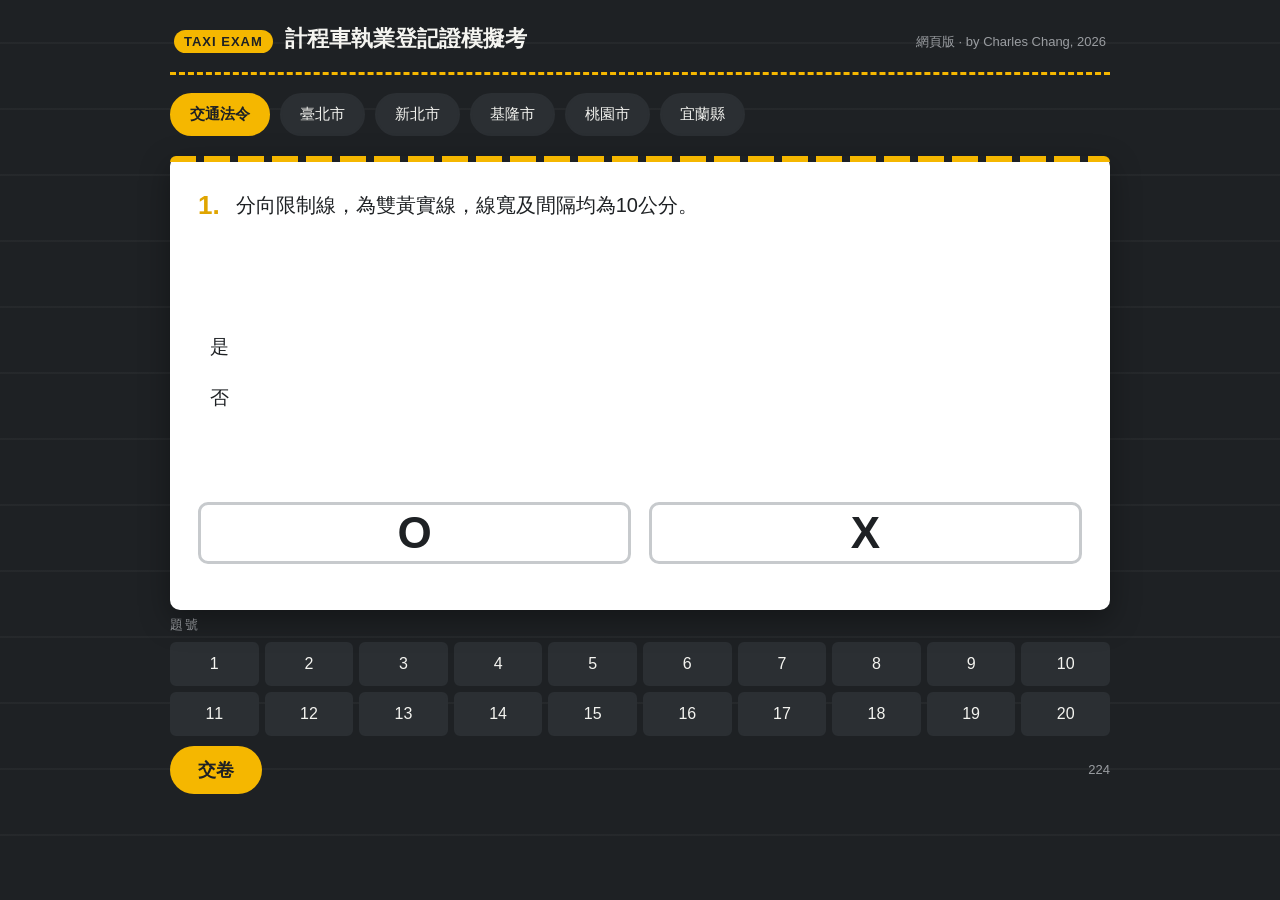
<file: docs/index.html>
<!DOCTYPE html>
<html lang="zh-Hant">
<head>
<meta charset="UTF-8" />
<meta name="viewport" content="width=device-width, initial-scale=1.0" />
<title>計程車執業登記證模擬考(網頁版)</title>
<link rel="stylesheet" href="style.css" />
</head>
<body>
<div class="app">

  <header class="top">
    <span class="badge">TAXI EXAM</span>
    <h1>計程車執業登記證模擬考</h1>
    <span class="sub">網頁版 · by Charles Chang, 2026</span>
  </header>

  <div id="categoryBar"></div>

  <div class="question-card">
    <div class="q-head">
      <div id="txtExamNumber">1.</div>
      <textarea id="txtQuestionText" readonly rows="4"></textarea>
    </div>

    <div class="options">
      <div id="txtQuestionOption1" class="opt"></div>
      <div id="txtQuestionOption2" class="opt"></div>
      <div id="txtQuestionOption3" class="opt"></div>
    </div>

    <div id="txtQuestionTextTail"></div>

    <div id="answerChoice" class="answer-row">
      <button type="button" class="ans-btn" id="rbAnswer1">1</button>
      <button type="button" class="ans-btn" id="rbAnswer2">2</button>
      <button type="button" class="ans-btn" id="rbAnswer3">3</button>
    </div>

    <div id="answerTF" class="answer-row hidden">
      <button type="button" class="ans-btn" id="rbAnswerTrue">O</button>
      <button type="button" class="ans-btn" id="rbAnswerFalse">X</button>
    </div>
  </div>

  <div class="section-label">題號</div>
  <div id="examNumbers"></div>

  <footer class="controls">
    <button id="btnFinish" type="button">交卷</button>
    <div id="scoreSummary"></div>
    <div id="txtQuestionNumber" style="margin-left:auto;color:var(--lane-dim);font-size:13px;"></div>
  </footer>

</div>

<script src="data.js"></script>
<script src="app.js"></script>
</body>
</html>
</file>
<file: docs/style.css>
:root {
  --taxi-yellow: #F5B700;
  --taxi-yellow-deep: #E0A500;
  --asphalt: #1E2124;
  --asphalt-soft: #2B2F33;
  --lane-white: #F4F4F0;
  --lane-dim: #9A9DA1;
  --go-green: #2E9E4F;
  --stop-red: #D6432C;
  --card: #FFFFFF;
  --radius: 10px;
}

* { box-sizing: border-box; }

html, body {
  margin: 0;
  padding: 0;
  background: var(--asphalt);
  color: var(--lane-white);
  font-family: "Microsoft JhengHei", "PingFang TC", "Noto Sans TC", "Heiti TC", sans-serif;
  min-height: 100vh;
}

body {
  background-image:
    repeating-linear-gradient(0deg, transparent 0 64px, rgba(244,244,240,0.035) 64px 66px);
}

.app {
  max-width: 980px;
  margin: 0 auto;
  padding: 20px 20px 40px;
}

header.top {
  display: flex;
  align-items: baseline;
  gap: 12px;
  padding: 4px 4px 18px;
  border-bottom: 3px dashed var(--taxi-yellow);
  margin-bottom: 18px;
}

header.top .badge {
  background: var(--taxi-yellow);
  color: var(--asphalt);
  font-weight: 700;
  font-size: 13px;
  padding: 4px 10px;
  border-radius: 999px;
  letter-spacing: 1px;
}

header.top h1 {
  font-size: 22px;
  margin: 0;
  color: var(--lane-white);
  font-weight: 700;
}

header.top .sub {
  color: var(--lane-dim);
  font-size: 13px;
  margin-left: auto;
}

/* Category bar */
#categoryBar {
  display: flex;
  flex-wrap: wrap;
  gap: 10px;
  margin-bottom: 20px;
}

.cat-btn {
  appearance: none;
  border: 2px solid var(--asphalt-soft);
  background: var(--asphalt-soft);
  color: var(--lane-white);
  padding: 10px 18px;
  border-radius: 999px;
  font-size: 15px;
  font-family: inherit;
  cursor: pointer;
  transition: background 0.15s, border-color 0.15s, color 0.15s, transform 0.1s;
}

.cat-btn:hover { border-color: var(--taxi-yellow); }
.cat-btn:active { transform: scale(0.97); }

.cat-btn.active {
  background: var(--taxi-yellow);
  border-color: var(--taxi-yellow);
  color: var(--asphalt);
  font-weight: 700;
}

/* Question card */
.question-card {
  background: var(--card);
  color: var(--asphalt);
  border-radius: var(--radius);
  padding: 26px 28px 22px;
  position: relative;
  box-shadow: 0 10px 30px rgba(0,0,0,0.35);
  min-height: 240px;
}

.question-card::before {
  content: "";
  position: absolute;
  top: 0; left: 0; right: 0;
  height: 6px;
  background: repeating-linear-gradient(90deg, var(--taxi-yellow) 0 26px, var(--asphalt) 26px 34px);
  border-radius: var(--radius) var(--radius) 0 0;
}

.q-head {
  display: flex;
  gap: 14px;
  align-items: flex-start;
  padding-top: 6px;
}

#txtExamNumber {
  font-size: 26px;
  font-weight: 800;
  color: var(--taxi-yellow-deep);
  flex: none;
  padding-top: 2px;
}

#txtQuestionText {
  flex: 1;
  border: none;
  outline: none;
  resize: none;
  font-size: 20px;
  line-height: 1.5;
  font-family: inherit;
  color: var(--asphalt);
  background: transparent;
  width: 100%;
  min-height: 3.4em;
}

.options {
  display: flex;
  flex-direction: column;
  gap: 8px;
  margin: 14px 0 10px;
}

.opt {
  font-size: 19px;
  padding: 8px 12px;
  border-radius: 6px;
  line-height: 1.4;
}

#txtQuestionTextTail {
  font-size: 19px;
  color: var(--asphalt);
  padding: 4px 0 0;
  min-height: 1.4em;
}

/* Answer row */
.answer-row {
  display: grid;
  gap: 14px;
  margin: 22px 0 24px;
}

#answerChoice { grid-template-columns: repeat(3, 1fr); gap: 18px; }
#answerTF { grid-template-columns: repeat(2, 1fr); gap: 18px; }

.answer-row.hidden { display: none; }

.ans-btn {
  appearance: none;
  border: 3px solid #C7CACD;
  background: var(--card);
  color: var(--asphalt);
  border-radius: var(--radius);
  display: flex;
  align-items: center;
  justify-content: center;
  width: 100%;
  height: 62px;
  font-size: 44px;
  font-weight: 800;
  font-family: inherit;
  cursor: pointer;
  transition: background 0.12s, border-color 0.12s, transform 0.08s;
}

.ans-btn:hover { border-color: var(--taxi-yellow); }
.ans-btn:active { transform: scale(0.97); }

.ans-btn.selected {
  background: var(--go-green);
  border-color: var(--go-green);
  color: white;
}

/* Exam number grid */
.section-label {
  font-size: 13px;
  color: var(--lane-dim);
  letter-spacing: 2px;
  margin: 6px 0 8px;
  text-transform: uppercase;
}

#examNumbers {
  display: grid;
  grid-template-columns: repeat(10, 1fr);
  gap: 6px;
  margin-bottom: 10px;
}

.num-btn {
  appearance: none;
  border: 2px solid var(--asphalt-soft);
  background: var(--asphalt-soft);
  color: var(--lane-white);
  border-radius: 6px;
  height: 44px;
  font-size: 16px;
  font-family: inherit;
  cursor: pointer;
  transition: background 0.12s, border-color 0.12s;
}

.num-btn:hover { border-color: var(--taxi-yellow); }
.num-btn.answered { background: var(--go-green); border-color: var(--go-green); color: white; }
.num-btn.wrong { border-color: var(--stop-red); border-width: 2px; }

/* Footer controls */
footer.controls {
  display: flex;
  align-items: center;
  gap: 16px;
}

#btnFinish {
  appearance: none;
  border: none;
  background: var(--taxi-yellow);
  color: var(--asphalt);
  font-weight: 800;
  font-size: 18px;
  font-family: inherit;
  padding: 12px 28px;
  border-radius: 999px;
  cursor: pointer;
  transition: transform 0.08s, background 0.12s;
}

#btnFinish:hover { background: var(--taxi-yellow-deep); }
#btnFinish:active { transform: scale(0.97); }

#scoreSummary {
  font-size: 16px;
  font-weight: 700;
  color: var(--lane-white);
}

@media (max-width: 640px) {
  #examNumbers { grid-template-columns: repeat(5, 1fr); }
  .ans-btn { font-size: 32px; height: 68px; }
  #answerChoice, #answerTF { gap: 10px; }
  #txtQuestionText { font-size: 18px; }
}
</file>
